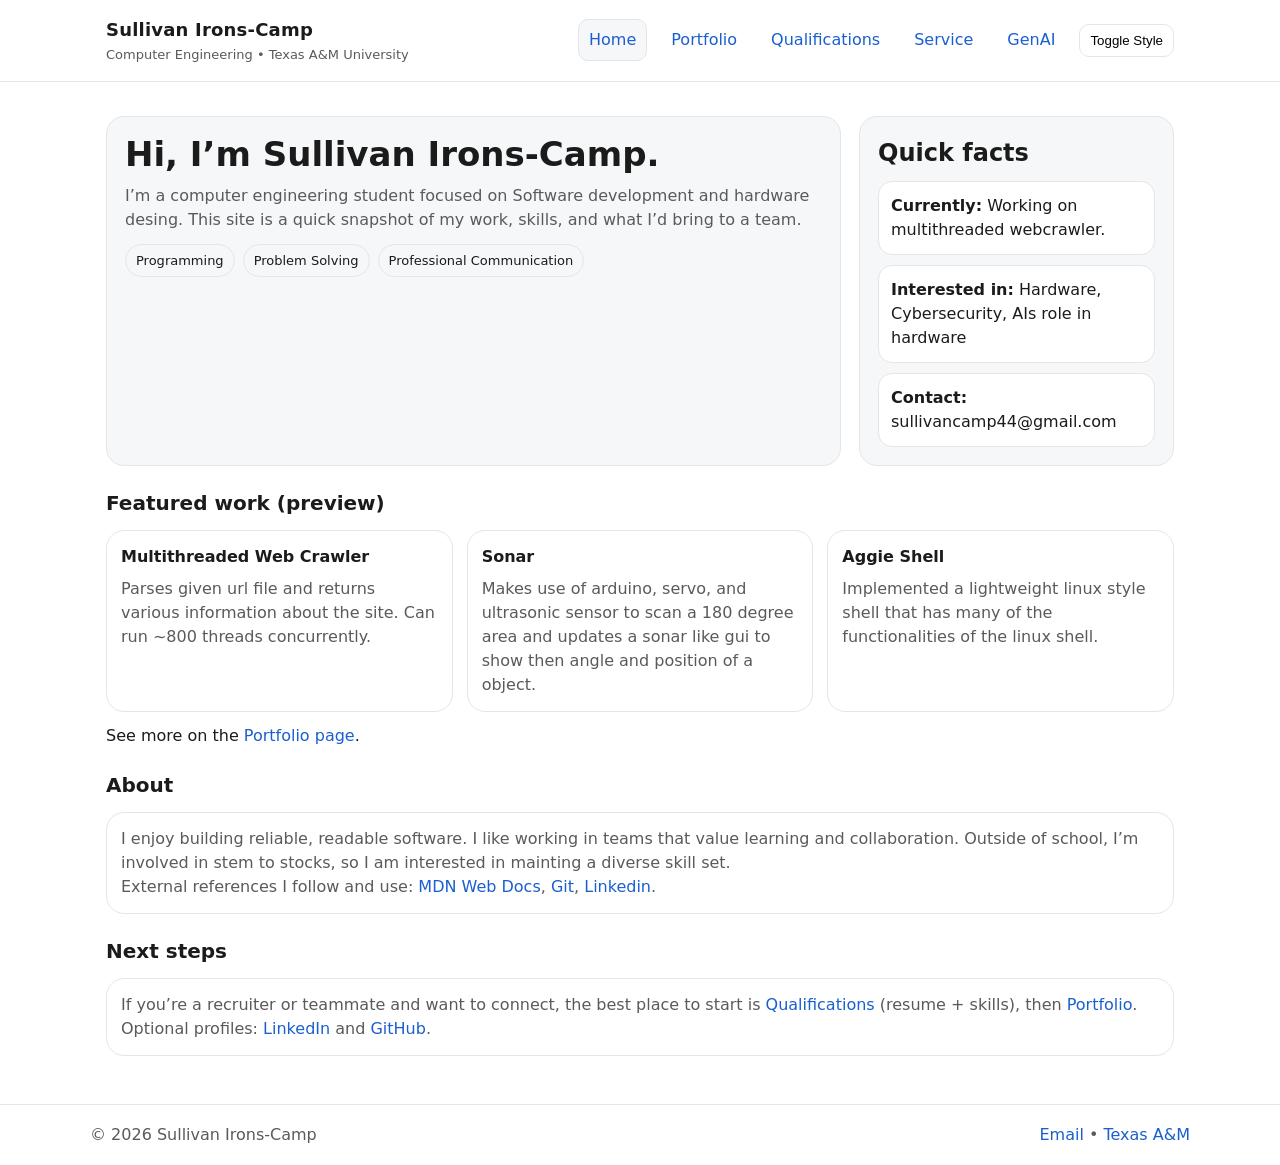
<file: index.html>
<!doctype html>
<html lang="en">
  <head>
    <meta charset="utf-8" />
    <meta name="viewport" content="width=device-width, initial-scale=1" />
    <title>Sullivan Irons-Camp | Professional Website</title>
    <link id="themeStylesheet" rel="stylesheet" href="StyleA.css" />
    <script src="ToggleStyle.js" defer></script>
    <link rel="preload" href="StyleA.css" as="style" />
    <link rel="preload" href="StyleB.css" as="style" />
  </head>

  <body>
    <a class="skip-link" href="#main">Skip to content</a>

    <header class="site-header">
      <div class="header-inner">
        <div class="brand">
          <div class="name">Sullivan Irons-Camp</div>
          <div class="tagline">Computer Engineering • Texas A&amp;M University</div>
        </div>

        <nav class="nav" aria-label="Primary">
          <a class="active" href="index.html">Home</a>
          <a href="portfolio.html">Portfolio</a>
          <a href="qualifications.html">Qualifications</a>
          <a href="service.html">Service</a>
          <a href="genai.html">GenAI</a>
          <button class="toggle-btn" id="styleToggleBtn" type="button" aria-label="Toggle site style">
            Toggle Style
          </button>
        </nav>
      </div>
    </header>

    <main id="main">
      <section class="hero">
        <div class="hero-card">
          <h1>Hi, I’m Sullivan Irons-Camp.</h1>
          <p>
            I’m a computer engineering student focused on Software development and hardware desing.
            This site is a quick snapshot of my work, skills, and what I’d bring to a team.
          </p>

          <div class="badges" aria-label="Highlights">
            <span class="badge">Programming</span>
            <span class="badge">Problem Solving</span>
            <span class="badge">Professional Communication</span>
          </div>
        </div>

        <div class="hero-card">
          <h2 style="margin: 0 0 10px;">Quick facts</h2>
          <ul class="quick-facts">
            <li><strong>Currently:</strong> Working on multithreaded webcrawler.</li>
            <li><strong>Interested in:</strong> Hardware, Cybersecurity, AIs role in hardware</li>
            <li><strong>Contact:</strong> sullivancamp44@gmail.com</li>
          </ul>
        </div>
      </section>

      <section class="section">
        <h2>Featured work (preview)</h2>
        <div class="grid">
          <article class="card">
            <h3>Multithreaded Web Crawler</h3>
            <p> Parses given url file and returns various information about the site. Can run ~800 threads concurrently.</p>
          </article>
          <article class="card">
            <h3>Sonar</h3>
            <p>Makes use of arduino, servo, and ultrasonic sensor to scan a 180 degree area and updates a sonar like gui to show then angle and position of a object.</p>
          </article>
          <article class="card">
            <h3>Aggie Shell</h3>
            <p>Implemented a lightweight linux style shell that has many of the functionalities of the linux shell.</p>
          </article>
        </div>
        <p style="margin: 0;">
          See more on the <a href="portfolio.html">Portfolio page</a>.
        </p>
      </section>

      <section class="section">
        <h2>About</h2>
        <div class="card">
          <p>
            I enjoy building reliable, readable software. I like working in teams that value
            learning and collaboration. Outside of school, I’m involved in stem to stocks, so I am interested in mainting a diverse skill set.
          </p>
          <p>
            External references I follow and use:
            <a href="https://developer.mozilla.org/" target="_blank" rel="noopener noreferrer">MDN Web Docs</a>,
            <a href="https://git-scm.com/" target="_blank" rel="noopener noreferrer">Git</a>,
            <a href="https://www.linkedin.com" target="_blank" rel="noopener noreferrer">Linkedin</a>.
          </p>
        </div>
      </section>

      <section class="section">
        <h2>Next steps</h2>
        <div class="card">
          <p>
            If you’re a recruiter or teammate and want to connect, the best place to start is
            <a href="qualifications.html">Qualifications</a> (resume + skills), then <a href="portfolio.html">Portfolio</a>.
          </p>
          <p>
            Optional profiles:
            <a href="https://www.linkedin.com/in/sullivan-irons-camp-0573192ab" target="_blank" rel="noopener noreferrer">LinkedIn</a> and
            <a href="https://github.com/SullivanCamp" target="_blank" rel="noopener noreferrer">GitHub</a>.
          </p>
        </div>
      </section>
    </main>

    <footer class="footer">
      <div class="footer-inner">
        <div>© <span id="year"></span> Sullivan Irons-Camp</div>
        <div>
          <a href="mailto:sullivancamp44@gmail.com">Email</a> •
          <a href="https://www.tamu.edu/" target="_blank" rel="noopener noreferrer">Texas A&amp;M</a>
        </div>
      </div>
      <script>
        document.getElementById("year").textContent = String(new Date().getFullYear());
      </script>
    </footer>
  </body>
</html>
</file>
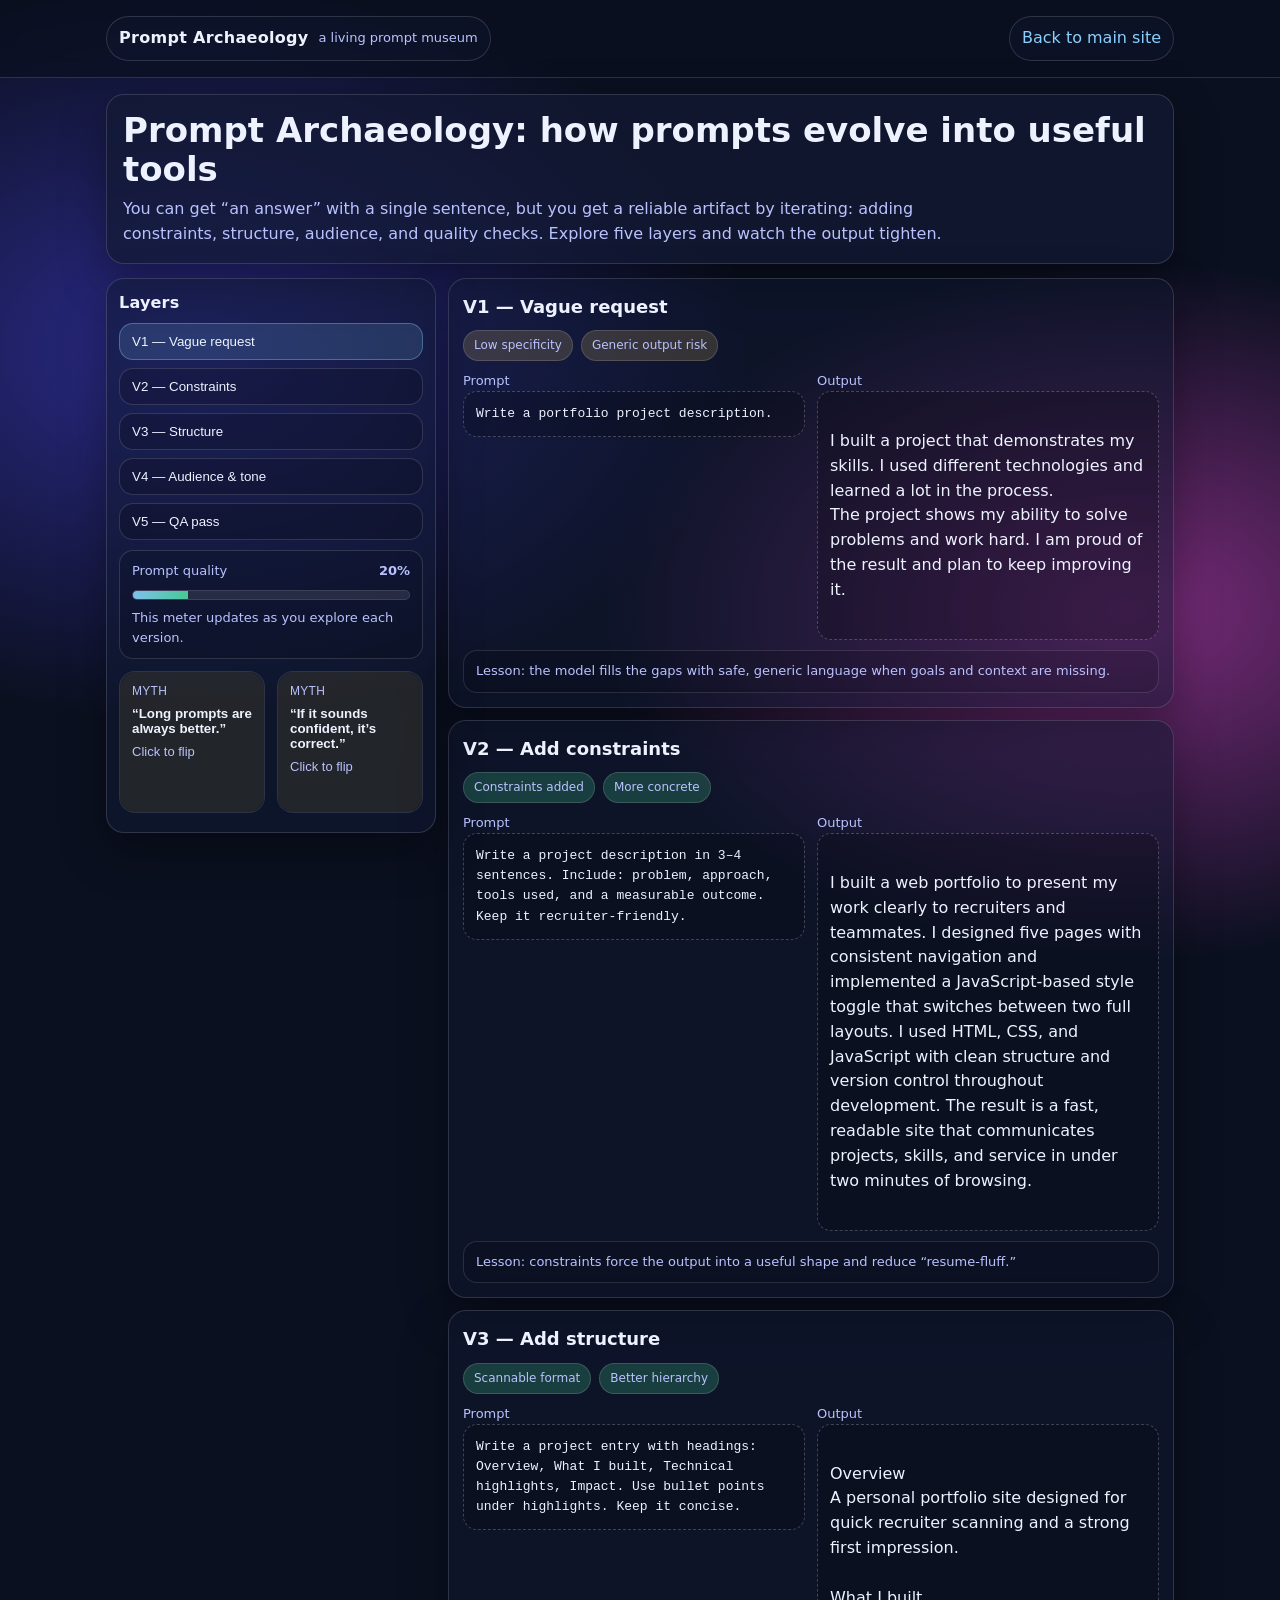
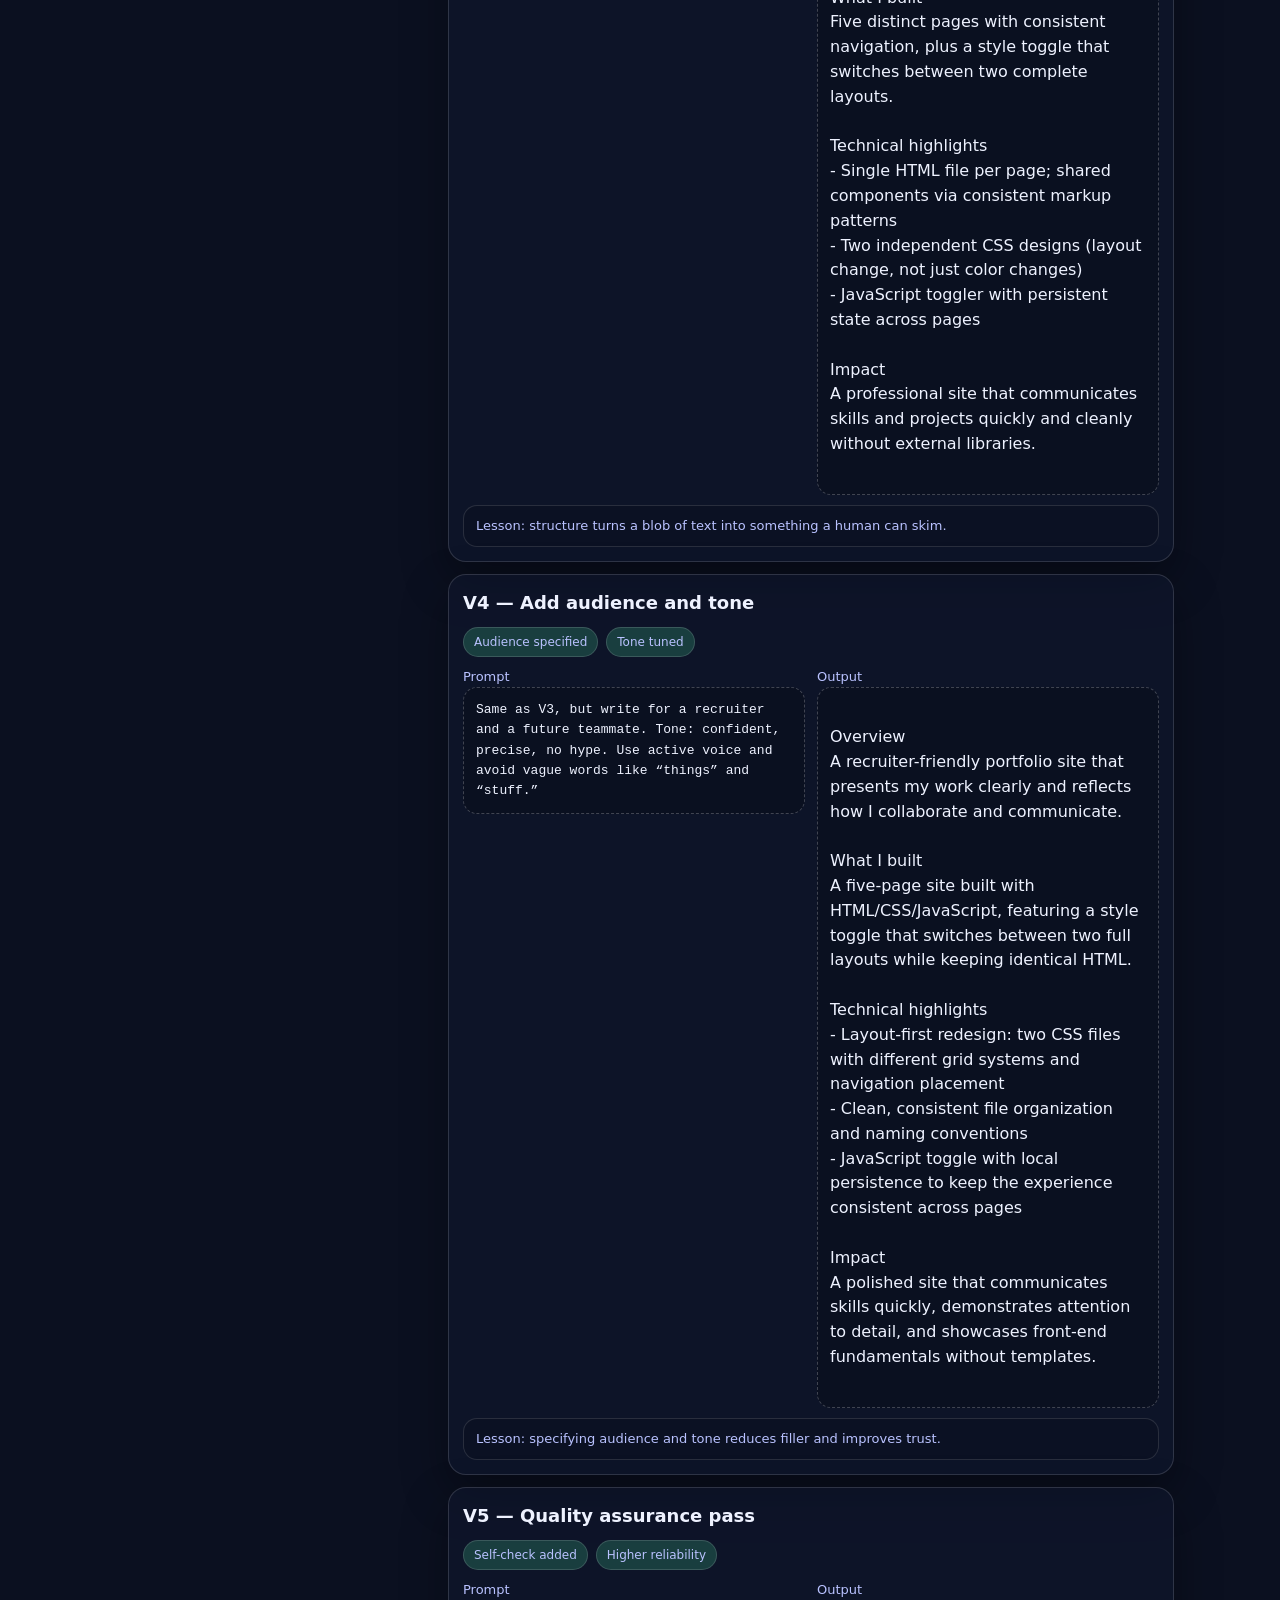
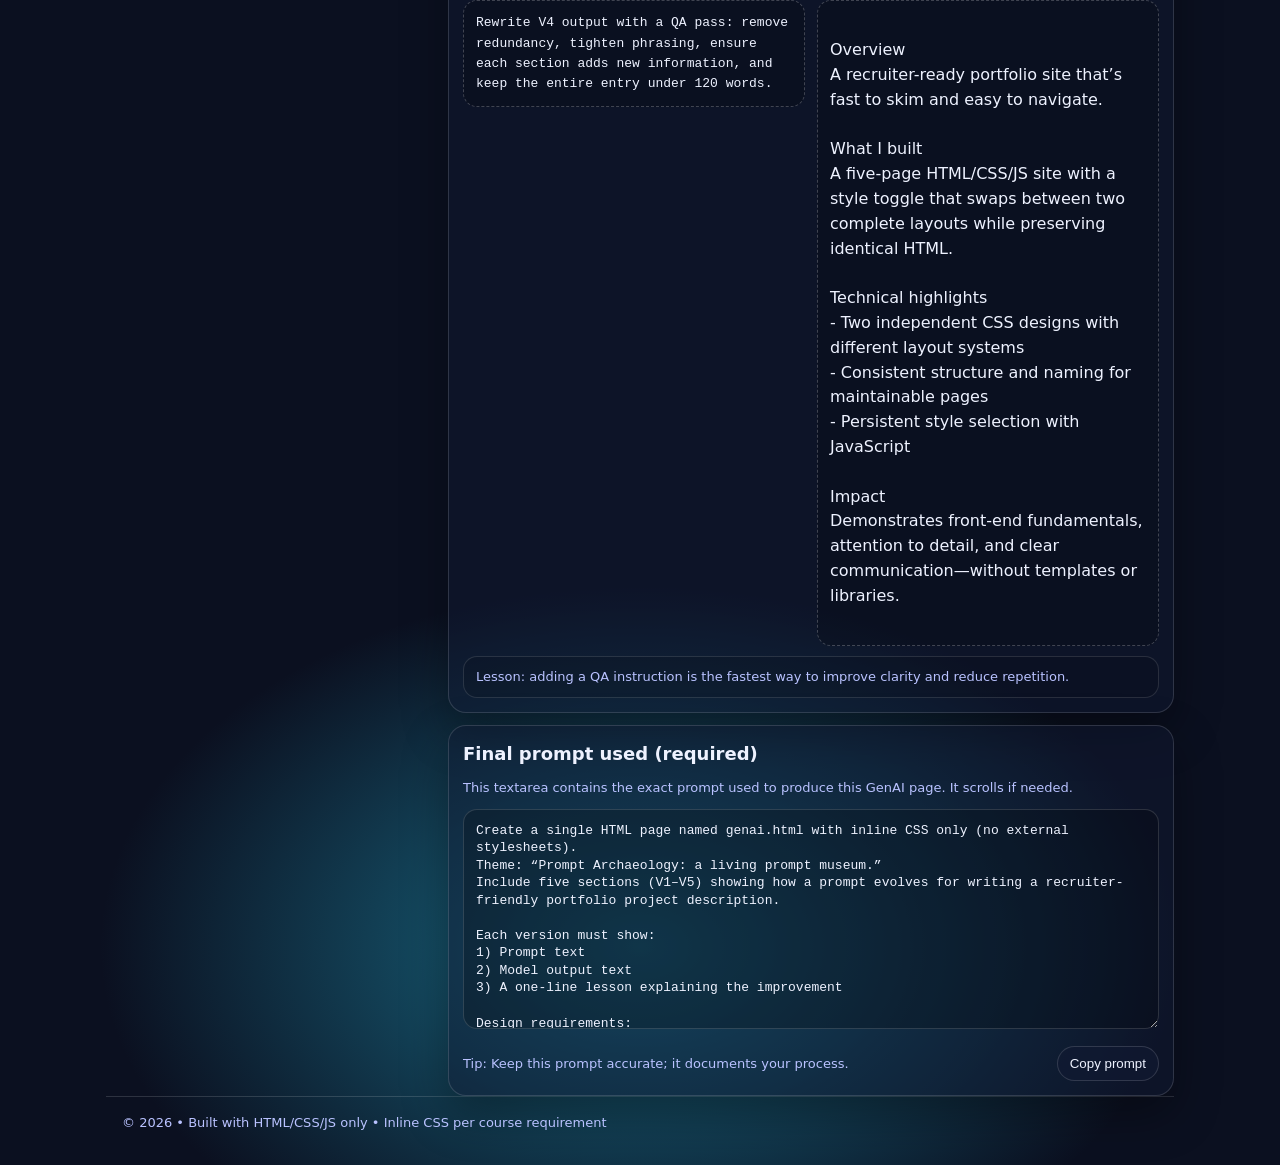
<file: genai.html>
<!doctype html>
<html lang="en">
  <head>
    <meta charset="utf-8" />
    <meta name="viewport" content="width=device-width, initial-scale=1" />
    <title>Prompt Archaeology | A Living Prompt Museum</title>

    <link rel="preload" href="StyleA.css" as="style" />
    <link rel="preload" href="StyleB.css" as="style" />


    <style>
      :root {
        --bg: #0b1020;
        --panel: rgba(18, 26, 51, 0.72);
        --panel2: rgba(18, 26, 51, 0.48);
        --text: #eef2ff;
        --muted: #b9c2ff;
        --border: rgba(255, 255, 255, 0.14);
        --link: #8ad0ff;
        --good: rgba(82, 255, 173, 0.18);
        --warn: rgba(255, 210, 98, 0.16);
        --shadow: 0 18px 45px rgba(0, 0, 0, 0.35);
        --r: 18px;
      }

      * { box-sizing: border-box; }

      body {
        margin: 0;
        font-family: system-ui, -apple-system, Segoe UI, Roboto, Arial, sans-serif;
        color: var(--text);
        background:
          radial-gradient(900px 600px at 15% 8%, #2b2a8a, transparent 62%),
          radial-gradient(900px 600px at 88% 14%, #7a2b7a, transparent 58%),
          radial-gradient(900px 600px at 50% 95%, #196c86, transparent 60%),
          var(--bg);
        line-height: 1.55;
      }

      a { color: var(--link); text-decoration: none; }
      a:hover { text-decoration: underline; }

      header {
        position: sticky;
        top: 0;
        z-index: 30;
        border-bottom: 1px solid var(--border);
        background: rgba(11, 16, 32, 0.62);
        backdrop-filter: blur(10px);
      }

      .wrap {
        max-width: 1100px;
        margin: 0 auto;
        padding: 16px;
      }

      .topbar {
        display: flex;
        gap: 12px;
        flex-wrap: wrap;
        align-items: center;
        justify-content: space-between;
      }

      .pill {
        display: inline-flex;
        align-items: center;
        gap: 10px;
        padding: 9px 12px;
        border-radius: 999px;
        border: 1px solid var(--border);
        background: rgba(18, 26, 51, 0.35);
      }

      .brand { font-weight: 850; letter-spacing: 0.3px; }
      .hint { color: var(--muted); font-size: 13px; }

      main { padding: 18px 0 48px; }

      .hero {
        border: 1px solid var(--border);
        border-radius: var(--r);
        background: var(--panel);
        box-shadow: var(--shadow);
        padding: 16px;
      }

      h1 {
        margin: 0 0 8px;
        font-size: 34px;
        line-height: 1.15;
      }

      .sub {
        margin: 0;
        color: var(--muted);
        max-width: 86ch;
      }

      .layout {
        margin-top: 14px;
        display: grid;
        grid-template-columns: 330px 1fr;
        gap: 12px;
        align-items: start;
      }

      .sidebar {
        position: sticky;
        top: 78px;
        border: 1px solid var(--border);
        border-radius: var(--r);
        background: rgba(18, 26, 51, 0.55);
        box-shadow: var(--shadow);
        padding: 12px;
      }

      .sidebar h2 {
        margin: 0 0 8px;
        font-size: 16px;
        letter-spacing: 0.2px;
      }

      .steps {
        list-style: none;
        padding: 0;
        margin: 0;
        display: grid;
        gap: 8px;
      }

      .step-btn {
        width: 100%;
        text-align: left;
        border: 1px solid var(--border);
        background: rgba(0,0,0,0.18);
        color: var(--text);
        padding: 10px 12px;
        border-radius: 14px;
        cursor: pointer;
      }

      .step-btn:hover { filter: brightness(1.08); }
      .step-btn.active {
        background: rgba(138, 208, 255, 0.14);
        border-color: rgba(138, 208, 255, 0.35);
      }

      .sidebar .meter {
        margin-top: 10px;
        padding: 10px 12px;
        border-radius: 14px;
        border: 1px solid var(--border);
        background: rgba(0,0,0,0.14);
      }

      .meter .label {
        display: flex;
        align-items: center;
        justify-content: space-between;
        gap: 10px;
        color: var(--muted);
        font-size: 13px;
        margin-bottom: 8px;
      }

      .bar {
        height: 10px;
        border-radius: 999px;
        background: rgba(255,255,255,0.10);
        overflow: hidden;
        border: 1px solid rgba(255,255,255,0.10);
      }

      .bar > div {
        height: 100%;
        width: 0%;
        background: linear-gradient(90deg, rgba(138, 208, 255, 0.9), rgba(82, 255, 173, 0.75));
        transition: width 250ms ease;
      }

      .small { color: var(--muted); font-size: 13px; }

      .content {
        display: grid;
        gap: 12px;
      }

      .card {
        border: 1px solid var(--border);
        border-radius: var(--r);
        background: var(--panel2);
        box-shadow: var(--shadow);
        padding: 14px;
      }

      .card h3 {
        margin: 0 0 10px;
        font-size: 18px;
      }

      .tagrow {
        display: flex;
        gap: 8px;
        flex-wrap: wrap;
        margin-bottom: 10px;
      }

      .tag {
        font-size: 12px;
        color: var(--muted);
        border: 1px solid var(--border);
        background: rgba(0,0,0,0.18);
        padding: 5px 10px;
        border-radius: 999px;
      }

      .tag.good { background: var(--good); }
      .tag.warn { background: var(--warn); }

      .mono {
        font-family: ui-monospace, SFMono-Regular, Menlo, Monaco, Consolas, "Liberation Mono", monospace;
        font-size: 13px;
      }

      .two {
        display: grid;
        grid-template-columns: 1fr 1fr;
        gap: 12px;
        align-items: start;
      }

      .box {
        border: 1px dashed rgba(255,255,255,0.22);
        background: rgba(0,0,0,0.18);
        border-radius: 14px;
        padding: 12px;
        white-space: pre-wrap;
      }

      .lesson {
        margin-top: 10px;
        padding: 10px 12px;
        border-radius: 14px;
        border: 1px solid rgba(255,255,255,0.12);
        background: rgba(0,0,0,0.12);
        color: var(--muted);
        font-size: 13px;
      }

      .myths {
        display: grid;
        grid-template-columns: 1fr 1fr;
        gap: 12px;
        margin-top: 12px;
      }

      .flip {
        perspective: 1000px;
      }

      .flip button {
        width: 100%;
        border: 1px solid var(--border);
        border-radius: 16px;
        background: rgba(0,0,0,0.16);
        color: var(--text);
        padding: 0;
        cursor: pointer;
        text-align: left;
      }

      .flip-inner {
        position: relative;
        min-height: 140px;
        transform-style: preserve-3d;
        transition: transform 350ms ease;
        border-radius: 16px;
      }

      .flip.is-flipped .flip-inner {
        transform: rotateY(180deg);
      }

      .face {
        position: absolute;
        inset: 0;
        backface-visibility: hidden;
        padding: 12px;
        border-radius: 16px;
        display: grid;
        gap: 8px;
        align-content: start;
      }

      .front {
        background: rgba(255, 210, 98, 0.10);
      }

      .back {
        background: rgba(82, 255, 173, 0.12);
        transform: rotateY(180deg);
      }

      .face .kicker {
        font-size: 12px;
        color: var(--muted);
        letter-spacing: 0.3px;
        text-transform: uppercase;
      }

      .face .title {
        font-weight: 800;
      }

      footer {
        margin-top: 16px;
        border-top: 1px solid var(--border);
        color: var(--muted);
      }

      textarea {
        width: 100%;
        border-radius: 14px;
        border: 1px solid var(--border);
        background: rgba(0, 0, 0, 0.22);
        color: var(--text);
        padding: 12px;
        outline: none;
        line-height: 1.35;
        min-height: 220px;
        resize: vertical;
        overflow: auto;
      }

      .actions {
        display: flex;
        gap: 8px;
        flex-wrap: wrap;
        align-items: center;
        justify-content: space-between;
        margin-top: 10px;
      }

      button.action {
        border: 1px solid var(--border);
        background: rgba(18, 26, 51, 0.6);
        color: var(--text);
        padding: 9px 12px;
        border-radius: 999px;
        cursor: pointer;
      }

      button.action:hover { filter: brightness(1.08); }

      @media (max-width: 950px) {
        .layout { grid-template-columns: 1fr; }
        .sidebar { position: static; top: auto; }
        .two { grid-template-columns: 1fr; }
        .myths { grid-template-columns: 1fr; }
      }
    </style>
  </head>

  <body>
    <header>
      <div class="wrap">
        <div class="topbar">
          <div class="pill">
            <span class="brand">Prompt Archaeology</span>
            <span class="hint">a living prompt museum</span>
          </div>
          <div class="pill">
            <a href="index.html">Back to main site</a>
          </div>
        </div>
      </div>
    </header>

    <main class="wrap">
      <section class="hero">
        <h1>Prompt Archaeology: how prompts evolve into useful tools</h1>
        <p class="sub">
          You can get “an answer” with a single sentence, but you get a reliable artifact by iterating:
          adding constraints, structure, audience, and quality checks. Explore five layers and watch the output tighten.
        </p>
      </section>

      <section class="layout">
        <aside class="sidebar" aria-label="Prompt layers navigation">
          <h2>Layers</h2>
          <ol class="steps">
            <li><button class="step-btn active" data-target="v1">V1 — Vague request</button></li>
            <li><button class="step-btn" data-target="v2">V2 — Constraints</button></li>
            <li><button class="step-btn" data-target="v3">V3 — Structure</button></li>
            <li><button class="step-btn" data-target="v4">V4 — Audience & tone</button></li>
            <li><button class="step-btn" data-target="v5">V5 — QA pass</button></li>
          </ol>

          <div class="meter" aria-label="Prompt quality meter">
            <div class="label">
              <span>Prompt quality</span>
              <strong id="meterPct">20%</strong>
            </div>
            <div class="bar" role="img" aria-label="Quality progress bar">
              <div id="meterFill"></div>
            </div>
            <div class="small" style="margin-top: 8px;">
              This meter updates as you explore each version.
            </div>
          </div>

          <div class="myths" aria-label="Myth vs fact flip cards">
            <div class="flip" tabindex="0">
              <button type="button" aria-label="Flip card: Myth vs Fact 1">
                <div class="flip-inner">
                  <div class="face front">
                    <div class="kicker">Myth</div>
                    <div class="title">“Long prompts are always better.”</div>
                    <div class="small">Click to flip</div>
                  </div>
                  <div class="face back">
                    <div class="kicker">Fact</div>
                    <div class="title">Clarity beats length.</div>
                    <div class="small">Short + specific often outperforms long + messy.</div>
                  </div>
                </div>
              </button>
            </div>

            <div class="flip" tabindex="0">
              <button type="button" aria-label="Flip card: Myth vs Fact 2">
                <div class="flip-inner">
                  <div class="face front">
                    <div class="kicker">Myth</div>
                    <div class="title">“If it sounds confident, it’s correct.”</div>
                    <div class="small">Click to flip</div>
                  </div>
                  <div class="face back">
                    <div class="kicker">Fact</div>
                    <div class="title">Verify critical details.</div>
                    <div class="small">Treat outputs as drafts—check sources, numbers, and constraints.</div>
                  </div>
                </div>
              </button>
            </div>
          </div>
        </aside>

        <div class="content">
          <article class="card" id="v1">
            <h3>V1 — Vague request</h3>
            <div class="tagrow">
              <span class="tag warn">Low specificity</span>
              <span class="tag warn">Generic output risk</span>
            </div>

            <div class="two">
              <div>
                <div class="small">Prompt</div>
                <div class="box mono">Write a portfolio project description.</div>
              </div>
              <div>
                <div class="small">Output</div>
                <div class="box">
I built a project that demonstrates my skills. I used different technologies and learned a lot in the process.
The project shows my ability to solve problems and work hard. I am proud of the result and plan to keep improving it.
                </div>
              </div>
            </div>

            <div class="lesson">
              Lesson: the model fills the gaps with safe, generic language when goals and context are missing.
            </div>
          </article>

          <article class="card" id="v2">
            <h3>V2 — Add constraints</h3>
            <div class="tagrow">
              <span class="tag good">Constraints added</span>
              <span class="tag good">More concrete</span>
            </div>

            <div class="two">
              <div>
                <div class="small">Prompt</div>
                <div class="box mono">Write a project description in 3–4 sentences. Include: problem, approach, tools used, and a measurable outcome. Keep it recruiter-friendly.</div>
              </div>
              <div>
                <div class="small">Output</div>
                <div class="box">
I built a web portfolio to present my work clearly to recruiters and teammates. I designed five pages with consistent navigation and implemented a JavaScript-based style toggle that switches between two full layouts. I used HTML, CSS, and JavaScript with clean structure and version control throughout development. The result is a fast, readable site that communicates projects, skills, and service in under two minutes of browsing.
                </div>
              </div>
            </div>

            <div class="lesson">
              Lesson: constraints force the output into a useful shape and reduce “resume-fluff.”
            </div>
          </article>

          <article class="card" id="v3">
            <h3>V3 — Add structure</h3>
            <div class="tagrow">
              <span class="tag good">Scannable format</span>
              <span class="tag good">Better hierarchy</span>
            </div>

            <div class="two">
              <div>
                <div class="small">Prompt</div>
                <div class="box mono">Write a project entry with headings: Overview, What I built, Technical highlights, Impact. Use bullet points under highlights. Keep it concise.</div>
              </div>
              <div>
                <div class="small">Output</div>
                <div class="box">
Overview
A personal portfolio site designed for quick recruiter scanning and a strong first impression.

What I built
Five distinct pages with consistent navigation, plus a style toggle that switches between two complete layouts.

Technical highlights
- Single HTML file per page; shared components via consistent markup patterns
- Two independent CSS designs (layout change, not just color changes)
- JavaScript toggler with persistent state across pages

Impact
A professional site that communicates skills and projects quickly and cleanly without external libraries.
                </div>
              </div>
            </div>

            <div class="lesson">
              Lesson: structure turns a blob of text into something a human can skim.
            </div>
          </article>

          <article class="card" id="v4">
            <h3>V4 — Add audience and tone</h3>
            <div class="tagrow">
              <span class="tag good">Audience specified</span>
              <span class="tag good">Tone tuned</span>
            </div>

            <div class="two">
              <div>
                <div class="small">Prompt</div>
                <div class="box mono">Same as V3, but write for a recruiter and a future teammate. Tone: confident, precise, no hype. Use active voice and avoid vague words like “things” and “stuff.”</div>
              </div>
              <div>
                <div class="small">Output</div>
                <div class="box">
Overview
A recruiter-friendly portfolio site that presents my work clearly and reflects how I collaborate and communicate.

What I built
A five-page site built with HTML/CSS/JavaScript, featuring a style toggle that switches between two full layouts while keeping identical HTML.

Technical highlights
- Layout-first redesign: two CSS files with different grid systems and navigation placement
- Clean, consistent file organization and naming conventions
- JavaScript toggle with local persistence to keep the experience consistent across pages

Impact
A polished site that communicates skills quickly, demonstrates attention to detail, and showcases front-end fundamentals without templates.
                </div>
              </div>
            </div>

            <div class="lesson">
              Lesson: specifying audience and tone reduces filler and improves trust.
            </div>
          </article>

          <article class="card" id="v5">
            <h3>V5 — Quality assurance pass</h3>
            <div class="tagrow">
              <span class="tag good">Self-check added</span>
              <span class="tag good">Higher reliability</span>
            </div>

            <div class="two">
              <div>
                <div class="small">Prompt</div>
                <div class="box mono">Rewrite V4 output with a QA pass: remove redundancy, tighten phrasing, ensure each section adds new information, and keep the entire entry under 120 words.</div>
              </div>
              <div>
                <div class="small">Output</div>
                <div class="box">
Overview
A recruiter-ready portfolio site that’s fast to skim and easy to navigate.

What I built
A five-page HTML/CSS/JS site with a style toggle that swaps between two complete layouts while preserving identical HTML.

Technical highlights
- Two independent CSS designs with different layout systems
- Consistent structure and naming for maintainable pages
- Persistent style selection with JavaScript

Impact
Demonstrates front-end fundamentals, attention to detail, and clear communication—without templates or libraries.
                </div>
              </div>
            </div>

            <div class="lesson">
              Lesson: adding a QA instruction is the fastest way to improve clarity and reduce repetition.
            </div>
          </article>

          <article class="card" id="final-prompt">
            <h3>Final prompt used (required)</h3>
            <p class="small" style="margin: 0 0 10px;">
              This textarea contains the exact prompt used to produce this GenAI page. It scrolls if needed.
            </p>

            <textarea aria-label="Final prompt used for this GenAI page" class="mono">
Create a single HTML page named genai.html with inline CSS only (no external stylesheets).
Theme: “Prompt Archaeology: a living prompt museum.”
Include five sections (V1–V5) showing how a prompt evolves for writing a recruiter-friendly portfolio project description.

Each version must show:
1) Prompt text
2) Model output text
3) A one-line lesson explaining the improvement

Design requirements:
- Visually engaging dark theme with card layout
- Sticky header and a sidebar navigation that smooth-scrolls to each version
- A “Prompt quality” progress bar that updates as the user selects versions
- Add two “Myth vs Fact” flip cards
- Use only vanilla HTML/CSS/JS (no libraries)

Include a final required text area containing the prompt above and a “Copy prompt” button.
Make everything fully functional with no placeholders.
            </textarea>

            <div class="actions">
              <div class="small">Tip: Keep this prompt accurate; it documents your process.</div>
              <button class="action" type="button" id="copyPrompt">Copy prompt</button>
            </div>
          </article>
        </div>
      </section>

      <footer class="wrap footer">
        <div class="small">
          © <span id="year"></span> • Built with HTML/CSS/JS only • Inline CSS per course requirement
        </div>
      </footer>
    </main>

    <script>
      const steps = Array.from(document.querySelectorAll(".step-btn"));
      const meterFill = document.getElementById("meterFill");
      const meterPct = document.getElementById("meterPct");

      const quality = {
        v1: 20,
        v2: 40,
        v3: 60,
        v4: 80,
        v5: 100,
      };

      function setActive(targetId) {
        steps.forEach((b) => b.classList.toggle("active", b.dataset.target === targetId));
        const pct = quality[targetId] ?? 20;
        meterFill.style.width = pct + "%";
        meterPct.textContent = pct + "%";
      }

      steps.forEach((btn) => {
        btn.addEventListener("click", () => {
          const id = btn.getAttribute("data-target");
          const target = document.getElementById(id);
          if (target) target.scrollIntoView({ behavior: "smooth", block: "start" });
          setActive(id);
        });
      });

      // Flip cards
      const flips = Array.from(document.querySelectorAll(".flip"));
      flips.forEach((f) => {
        const button = f.querySelector("button");
        button.addEventListener("click", () => f.classList.toggle("is-flipped"));
        f.addEventListener("keydown", (e) => {
          if (e.key === "Enter" || e.key === " ") {
            e.preventDefault();
            f.classList.toggle("is-flipped");
          }
        });
      });

      // Copy prompt
      const copyBtn = document.getElementById("copyPrompt");
      const promptBox = document.querySelector("textarea[aria-label='Final prompt used for this GenAI page']");
      copyBtn.addEventListener("click", async () => {
        try {
          await navigator.clipboard.writeText(promptBox.value);
          copyBtn.textContent = "Copied!";
          setTimeout(() => (copyBtn.textContent = "Copy prompt"), 1200);
        } catch (e) {
          copyBtn.textContent = "Copy failed";
          setTimeout(() => (copyBtn.textContent = "Copy prompt"), 1200);
        }
      });

      // Initialize
      setActive("v1");
      document.getElementById("year").textContent = String(new Date().getFullYear());
    </script>
  </body>
</html>
</file>
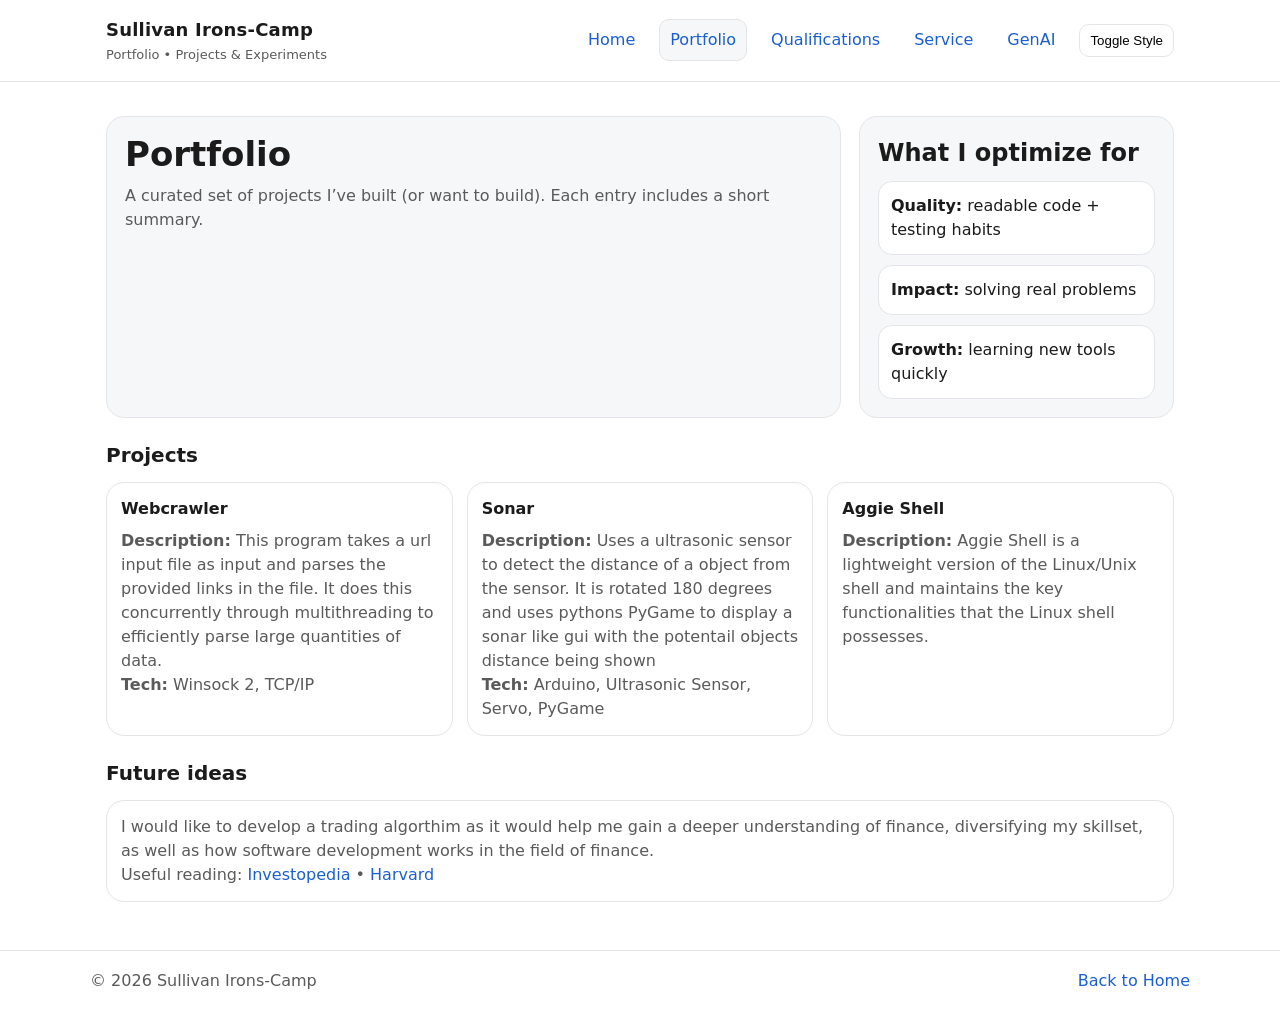
<file: portfolio.html>
<!doctype html>
<html lang="en">
  <head>
    <meta charset="utf-8" />
    <meta name="viewport" content="width=device-width, initial-scale=1" />
    <title>Sullivan Irons-Camp | Portfolio</title>
    <link id="themeStylesheet" rel="stylesheet" href="StyleA.css" />
    <script src="ToggleStyle.js" defer></script>
    <link rel="preload" href="StyleA.css" as="style" />
    <link rel="preload" href="StyleB.css" as="style" />
  </head>

  <body>
    <a class="skip-link" href="#main">Skip to content</a>

    <header class="site-header">
      <div class="header-inner">
        <div class="brand">
          <div class="name">Sullivan Irons-Camp</div>
          <div class="tagline">Portfolio • Projects &amp; Experiments</div>
        </div>

        <nav class="nav" aria-label="Primary">
          <a href="index.html">Home</a>
          <a class="active" href="portfolio.html">Portfolio</a>
          <a href="qualifications.html">Qualifications</a>
          <a href="service.html">Service</a>
          <a href="genai.html">GenAI</a>
          <button class="toggle-btn" id="styleToggleBtn" type="button">Toggle Style</button>
        </nav>
      </div>
    </header>

    <main id="main">
      <section class="hero">
        <div class="hero-card">
          <h1>Portfolio</h1>
          <p>
            A curated set of projects I’ve built (or want to build). Each entry includes a short summary.
          </p>
        </div>
        <div class="hero-card">
          <h2 style="margin: 0 0 10px;">What I optimize for</h2>
          <ul class="quick-facts">
            <li><strong>Quality:</strong> readable code + testing habits</li>
            <li><strong>Impact:</strong> solving real problems</li>
            <li><strong>Growth:</strong> learning new tools quickly</li>
          </ul>
        </div>
      </section>

      <section class="section">
        <h2>Projects</h2>

        <div class="grid">
          <article class="card">
            <h3>Webcrawler</h3>
            <p><strong>Description:</strong> This program takes a url input file as input and parses the provided links in the file. It does this concurrently through multithreading to efficiently parse large quantities of data.</p>
            <p><strong>Tech:</strong> Winsock 2, TCP/IP</p>
          </article>

          <article class="card">
            <h3>Sonar</h3>
            <p><strong>Description:</strong> Uses a ultrasonic sensor to detect the distance of a object from the sensor. It is rotated 180 degrees and uses pythons PyGame to display a sonar like gui with the potentail objects distance being shown</p>
            <p><strong>Tech:</strong> Arduino, Ultrasonic Sensor, Servo, PyGame</p>
          </article>

          <article class="card">
            <h3>Aggie Shell</h3>
            <p><strong>Description:</strong> Aggie Shell is a lightweight version of the Linux/Unix shell and maintains the key functionalities that the Linux shell possesses.</p>

          </article>
        </div>
      </section>

      <section class="section">
        <h2>Future ideas</h2>
        <div class="card">
          <p>
            I would like to develop a trading algorthim as it would help me gain a deeper understanding of finance, diversifying my skillset, as well as how software development works in the field of finance.
          </p>
          <p>
            Useful reading:
            <a href="https://www.investopedia.com/articles/active-trading/101014/basics-algorithmic-trading-concepts-and-examples.asp" target="_blank" rel="noopener noreferrer">Investopedia</a> •
            <a href="https://pll.harvard.edu/subject/finance" target="_blank" rel="noopener noreferrer">Harvard</a>
          </p>
        </div>
      </section>
    </main>

    <footer class="footer">
      <div class="footer-inner">
        <div>© <span id="year"></span> Sullivan Irons-Camp</div>
        <div><a href="index.html">Back to Home</a></div>
      </div>
      <script>
        document.getElementById("year").textContent = String(new Date().getFullYear());
      </script>
    </footer>
  </body>
</html>
</file>
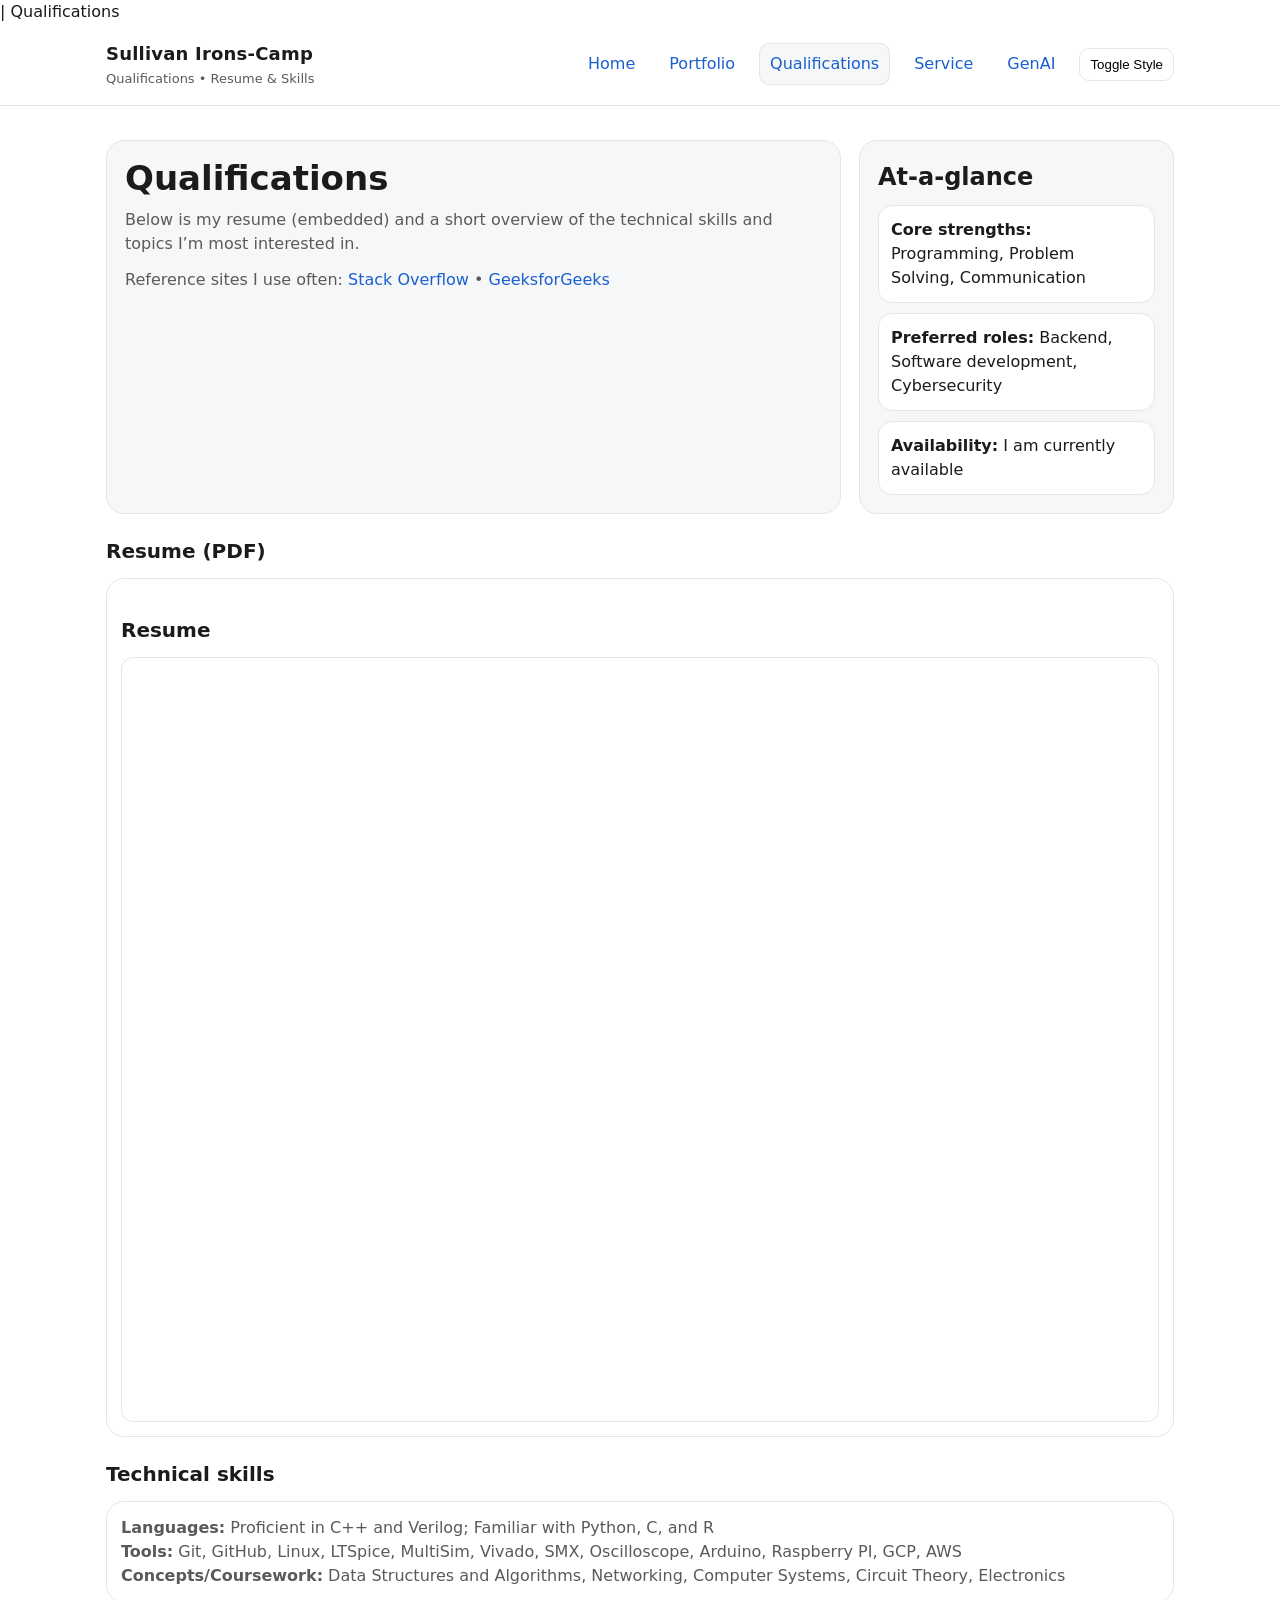
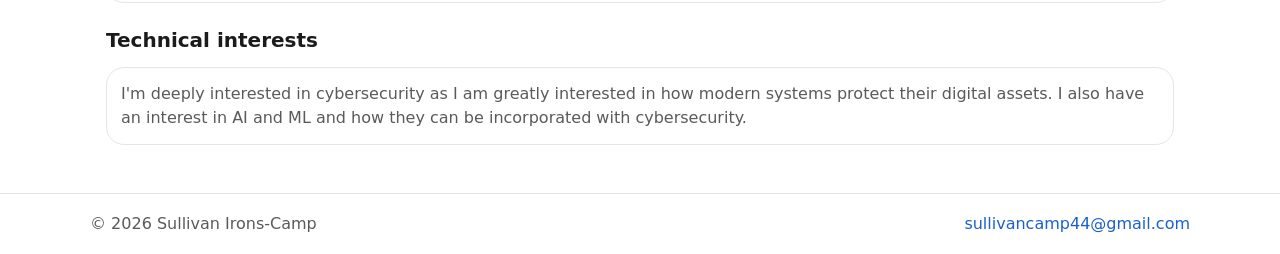
<file: qualifications.html>
<!doctype html>
<html lang="en">
  <head>
    <meta charset="utf-8" />
    <meta name="viewport" content="width=device-width, initial-scale=1" />
    <title>Sullivan Irons-Camp</title> | Qualifications</title>
    <link id="themeStylesheet" rel="stylesheet" href="StyleA.css" />
    <script src="ToggleStyle.js" defer></script>
    <link rel="preload" href="StyleA.css" as="style" />
    <link rel="preload" href="StyleB.css" as="style" />
  </head>

  <body>
    <a class="skip-link" href="#main">Skip to content</a>

    <header class="site-header">
      <div class="header-inner">
        <div class="brand">
          <div class="name">Sullivan Irons-Camp</div>
          <div class="tagline">Qualifications • Resume &amp; Skills</div>
        </div>

        <nav class="nav" aria-label="Primary">
          <a href="index.html">Home</a>
          <a href="portfolio.html">Portfolio</a>
          <a class="active" href="qualifications.html">Qualifications</a>
          <a href="service.html">Service</a>
          <a href="genai.html">GenAI</a>
          <button class="toggle-btn" id="styleToggleBtn" type="button">Toggle Style</button>
        </nav>
      </div>
    </header>

    <main id="main">
      <section class="hero">
        <div class="hero-card">
          <h1>Qualifications</h1>
          <p>
            Below is my resume (embedded) and a short overview of the technical skills and topics I’m most interested in.
          </p>
          <p>
            Reference sites I use often:
            <a href="https://stackoverflow.com/" target="_blank" rel="noopener noreferrer">Stack Overflow</a> •
            <a href="https://www.geeksforgeeks.org/" target="_blank" rel="noopener noreferrer">GeeksforGeeks</a>
          </p>
        </div>

        <div class="hero-card">
          <h2 style="margin: 0 0 10px;">At-a-glance</h2>
          <ul class="quick-facts">
            <li><strong>Core strengths:</strong> Programming, Problem Solving, Communication</li>
            <li><strong>Preferred roles:</strong> Backend, Software development, Cybersecurity</li>
            <li><strong>Availability:</strong> I am currently available</li>
          </ul>
        </div>
      </section>

      <section class="section">
        <h2>Resume (PDF)</h2>
        <div class="card">

          <!-- !!!!!!!!!!!!!!!!Fix Resume!!!!!!!!!!!!!! -->
          <section class="section">
  <h2>Resume</h2>
 <div class="resume-frame resume-frame--large">
  <iframe
    src="https://drive.google.com/file/d/1LR0KyY6rVsx5F1CaBl9cV2aM0hpGAEHQ/preview"
    title="Resume PDF"
    frameborder="0"
  ></iframe>
</div>

</section>
        </div>
      </section>

      <section class="section">
        <h2>Technical skills</h2>
        <div class="card">
          <p><strong>Languages:</strong> Proficient in C++ and Verilog; Familiar with Python, C, and R</p>
          <p><strong>Tools:</strong> Git, GitHub, Linux, LTSpice, MultiSim, Vivado, SMX, Oscilloscope, Arduino, Raspberry PI, GCP, AWS</p>
          <p><strong>Concepts/Coursework:</strong> Data Structures and Algorithms, Networking, Computer Systems, Circuit Theory, Electronics</p>
        </div>
      </section>

      <section class="section">
        <h2>Technical interests</h2>
        <div class="card">
          <p>
            I'm deeply interested in cybersecurity as I am greatly interested in how modern systems protect their digital assets. I also have an interest in AI and ML and how they can be incorporated with cybersecurity.
          </p>

        </div>
      </section>
    </main>

    <footer class="footer">
      <div class="footer-inner">
        <div>© <span id="year"></span> Sullivan Irons-Camp</div>
        <div><a href="mailto:[your-email]">sullivancamp44@gmail.com</a></div>
      </div>
      <script>
        document.getElementById("year").textContent = String(new Date().getFullYear());
      </script>
    </footer>
  </body>
</html>
</file>
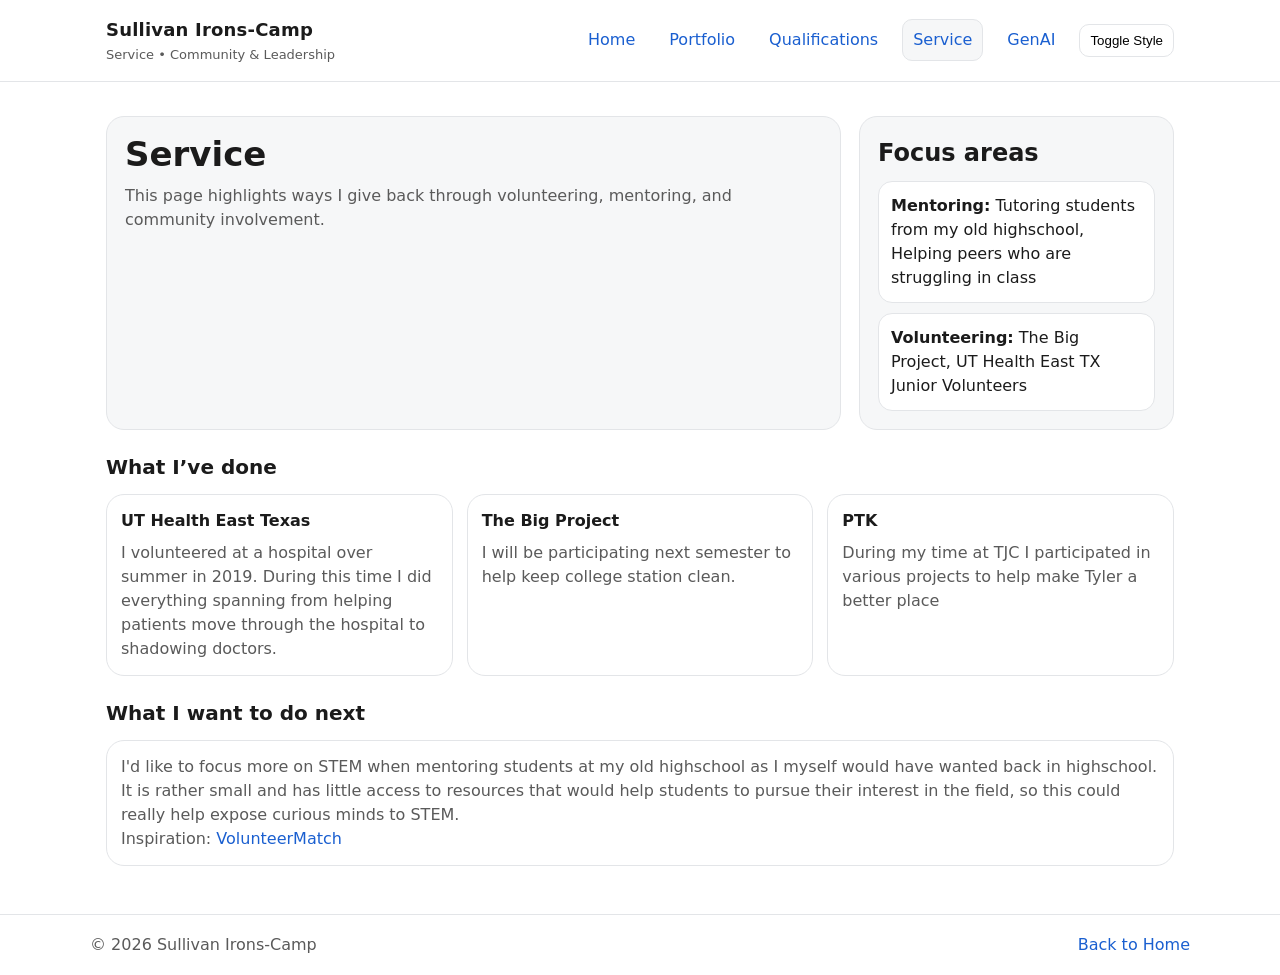
<file: service.html>
<!doctype html>
<html lang="en">
  <head>
    <meta charset="utf-8" />
    <meta name="viewport" content="width=device-width, initial-scale=1" />
    <title>Sullivan Irons-Camp | Service</title>
    <link id="themeStylesheet" rel="stylesheet" href="StyleA.css" />
    <script src="ToggleStyle.js" defer></script>
    <link rel="preload" href="StyleA.css" as="style" />
    <link rel="preload" href="StyleB.css" as="style" />
  </head>

  <body>
    <a class="skip-link" href="#main">Skip to content</a>

    <header class="site-header">
      <div class="header-inner">
        <div class="brand">
          <div class="name">Sullivan Irons-Camp</div>
          <div class="tagline">Service • Community &amp; Leadership</div>
        </div>

        <nav class="nav" aria-label="Primary">
          <a href="index.html">Home</a>
          <a href="portfolio.html">Portfolio</a>
          <a href="qualifications.html">Qualifications</a>
          <a class="active" href="service.html">Service</a>
          <a href="genai.html">GenAI</a>
          <button class="toggle-btn" id="styleToggleBtn" type="button">Toggle Style</button>
        </nav>
      </div>
    </header>

    <main id="main">
      <section class="hero">
        <div class="hero-card">
          <h1>Service</h1>
          <p>
            This page highlights ways I give back through volunteering, mentoring, and community involvement.
          </p>
        </div>
        <div class="hero-card">
          <h2 style="margin: 0 0 10px;">Focus areas</h2>
          <ul class="quick-facts">
            <li><strong>Mentoring:</strong> Tutoring students from my old highschool, Helping peers who are struggling in class</li>
            <li><strong>Volunteering:</strong> The Big Project, UT Health East TX Junior Volunteers</li>
          </ul>
        </div>
      </section>

      <section class="section">
        <h2>What I’ve done</h2>
        <div class="grid">
          <article class="card">
            <h3>UT Health East Texas</h3>
            <p>I volunteered at a hospital over summer in 2019. During this time I did everything spanning from helping patients move through the hospital to shadowing doctors.</p>
          </article>

          <article class="card">
            <h3>The Big Project</h3>
            <p>I will be participating next semester to help keep college station clean.</p>
          </article>

          <article class="card">
            <h3>PTK</h3>
            <p>During my time at TJC I participated in various projects to help make Tyler a better place</p>
          </article>
        </div>
      </section>

      <section class="section">
        <h2>What I want to do next</h2>
        <div class="card">
          <p>
            I'd like to focus more on STEM when mentoring students at my old highschool as I myself would have wanted back in highschool. It is rather small and has little access to resources that would help students to pursue their interest in the field, so this could really help expose curious minds to STEM.
          </p>
          <p>
            Inspiration:
            <a href="https://www.volunteermatch.org/" target="_blank" rel="noopener noreferrer">VolunteerMatch</a>
          </p>
        </div>
      </section>
    </main>

    <footer class="footer">
      <div class="footer-inner">
        <div>© <span id="year"></span> Sullivan Irons-Camp</div>
        <div><a href="index.html">Back to Home</a></div>
      </div>
      <script>
        document.getElementById("year").textContent = String(new Date().getFullYear());
      </script>
    </footer>
  </body>
</html>
</file>
<file: StyleA.css>
/* css/styleA.css */
:root {
  --bg: #ffffff;
  --text: #1b1b1b;
  --muted: #5a5a5a;
  --card: #f6f7f8;
  --border: #e3e5e8;
  --link: #1a5fd0;
  --shadow: 0 8px 24px rgba(0, 0, 0, 0.08);
}

* {
  box-sizing: border-box;
}

html,
body {
  height: 100%;
}

body {
  margin: 0;
  font-family: system-ui, -apple-system, Segoe UI, Roboto, Arial, sans-serif;
  background: var(--bg);
  color: var(--text);
  line-height: 1.5;
}
.resume-frame {
  width: 100%;
  border: 1px solid var(--border);
  border-radius: 12px;
  overflow: hidden;
}

.resume-frame iframe {
  width: 100%;
  height: 100%;
  border: 0;
}

.resume-frame--large {
  height: 85vh;
  min-height: 750px; 
}


a {
  color: var(--link);
  text-decoration: none;
}

a:hover {
  text-decoration: underline;
}

.skip-link {
  position: absolute;
  left: -9999px;
  top: 0;
  background: #000;
  color: #fff;
  padding: 8px 10px;
  z-index: 999;
}

.skip-link:focus {
  left: 10px;
  top: 10px;
}

.site-header {
  border-bottom: 1px solid var(--border);
  background: #fff;
}

.header-inner {
  max-width: 1100px;
  margin: 0 auto;
  padding: 16px;
  display: flex;
  gap: 12px;
  align-items: center;
  justify-content: space-between;
}

.brand {
  display: flex;
  flex-direction: column;
  gap: 2px;
}

.brand .name {
  font-weight: 800;
  font-size: 18px;
  letter-spacing: 0.2px;
}

.brand .tagline {
  font-size: 13px;
  color: var(--muted);
}

.nav {
  display: flex;
  gap: 14px;
  flex-wrap: wrap;
  align-items: center;
  justify-content: flex-end;
}

.nav a {
  padding: 8px 10px;
  border-radius: 10px;
}

.nav a.active {
  background: var(--card);
  border: 1px solid var(--border);
}

.toggle-btn {
  border: 1px solid var(--border);
  background: #fff;
  border-radius: 10px;
  padding: 8px 10px;
  cursor: pointer;
}

.toggle-btn:hover {
  box-shadow: var(--shadow);
}

main {
  max-width: 1100px;
  margin: 0 auto;
  padding: 24px 16px 48px;
}

.hero {
  display: grid;
  grid-template-columns: 1.4fr 0.6fr;
  gap: 18px;
  align-items: stretch;
  margin-top: 10px;
}

.hero-card {
  background: var(--card);
  border: 1px solid var(--border);
  border-radius: 18px;
  padding: 18px;
}

.hero h1 {
  margin: 0 0 10px;
  font-size: 34px;
  line-height: 1.15;
}

.hero p {
  margin: 0 0 12px;
  color: var(--muted);
}

.quick-facts {
  list-style: none;
  padding: 0;
  margin: 10px 0 0;
  display: grid;
  gap: 10px;
}

.quick-facts li {
  border: 1px solid var(--border);
  background: #fff;
  border-radius: 14px;
  padding: 12px;
}

.section {
  margin-top: 22px;
  display: grid;
  gap: 12px;
}

.section h2 {
  margin: 0;
  font-size: 20px;
}

.grid {
  display: grid;
  grid-template-columns: repeat(3, 1fr);
  gap: 14px;
}

.card {
  background: #fff;
  border: 1px solid var(--border);
  border-radius: 18px;
  padding: 14px;
}

.card h3 {
  margin: 0 0 8px;
  font-size: 16px;
}

.card p {
  margin: 0;
  color: var(--muted);
}

.badges {
  display: flex;
  flex-wrap: wrap;
  gap: 8px;
  margin-top: 10px;
}

.badge {
  border: 1px solid var(--border);
  background: var(--card);
  padding: 6px 10px;
  border-radius: 999px;
  font-size: 13px;
}

.footer {
  border-top: 1px solid var(--border);
  padding: 18px 16px;
  color: var(--muted);
}

.footer-inner {
  max-width: 1100px;
  margin: 0 auto;
  display: flex;
  gap: 10px;
  align-items: center;
  justify-content: space-between;
  flex-wrap: wrap;
}

@media (max-width: 900px) {
  .hero {
    grid-template-columns: 1fr;
  }

  .grid {
    grid-template-columns: 1fr;
  }
}
</file>
<file: StyleB.css>
/* css/styleB.css
   Style B: Sidebar header + dark, editorial layout
   (Works with the existing HTML from the project: .site-header/.header-inner/.brand/.nav/.toggle-btn/main/.hero/.section/.grid/.card/.badges/.badge/.footer/.footer-inner)
*/

:root {
  --bg: #0f1220;
  --panel: #161a2d;
  --panel2: #1b2140;
  --text: #eef0ff;
  --muted: #b8bde6;
  --border: rgba(255, 255, 255, 0.12);
  --link: #9fd3ff;
  --shadow: 0 14px 30px rgba(0, 0, 0, 0.35);
}

/* Base reset */
* {
  box-sizing: border-box;
}

html,
body {
  height: 100%;
}

body {
  margin: 0;
  font-family: ui-sans-serif, system-ui, -apple-system, Segoe UI, Roboto, Arial, sans-serif;
  background:
    radial-gradient(1200px 700px at 20% 10%, #1b245c, transparent 60%),
    radial-gradient(900px 500px at 90% 20%, #2c1658, transparent 55%),
    var(--bg);
  color: var(--text);
  line-height: 1.55;
}

a {
  color: var(--link);
  text-decoration: none;
}

a:hover {
  text-decoration: underline;
}

/* Skip link (accessibility) */
.skip-link {
  position: absolute;
  left: -9999px;
  top: 0;
  background: #fff;
  color: #000;
  padding: 8px 10px;
  z-index: 999;
}

.skip-link:focus {
  left: 10px;
  top: 10px;
}

/* =========================
   Sidebar Header (Style B)
   ========================= */
.site-header {
  position: fixed;
  top: 0;
  left: 0;
  width: 260px;
  height: 100vh;
  z-index: 50;
  background: rgba(15, 18, 32, 0.85);
  backdrop-filter: blur(12px);
  border-right: 1px solid var(--border);
}

.header-inner {
  height: 100%;
  padding: 20px 16px;
  display: flex;
  flex-direction: column;
  gap: 18px;
  align-items: stretch;
  justify-content: flex-start;
}

/* Brand */
.brand {
  display: flex;
  flex-direction: column;
  gap: 6px;
}

.brand .name {
  font-weight: 900;
  font-size: 20px;
  letter-spacing: 0.4px;
}

.brand .tagline {
  color: var(--muted);
  font-size: 13px;
}

/* Nav becomes vertical */
.nav {
  display: flex;
  flex-direction: column;
  gap: 8px;
  margin-top: 8px;
}

.nav a {
  padding: 10px 12px;
  border-radius: 14px;
  border: 1px solid transparent;
  background: rgba(27, 33, 64, 0.35);
}

.nav a:hover {
  text-decoration: none;
  filter: brightness(1.08);
}

.nav a.active {
  border-color: var(--border);
  background: rgba(27, 33, 64, 0.85);
}

/* Toggle button sits at bottom of sidebar */
.toggle-btn {
  margin-top: auto;
  border: 1px solid var(--border);
  background: rgba(22, 26, 45, 0.7);
  color: var(--text);
  border-radius: 999px;
  padding: 10px 12px;
  cursor: pointer;
}

.toggle-btn:hover {
  box-shadow: var(--shadow);
}

/* =========================
   Main content area
   ========================= */
main {
  max-width: none;
  margin-left: 260px; /* same as sidebar width */
  padding: 20px 24px 48px;
  display: grid;
  gap: 14px;
}

/* Hero + sections become panels */
.hero {
  background: rgba(22, 26, 45, 0.75);
  border: 1px solid var(--border);
  border-radius: 24px;
  padding: 18px;
  box-shadow: var(--shadow);
}

.hero h1 {
  margin: 0 0 10px;
  font-size: 36px;
  line-height: 1.12;
}

.hero p {
  margin: 0;
  color: var(--muted);
  max-width: 75ch;
}

.section {
  background: rgba(22, 26, 45, 0.65);
  border: 1px solid var(--border);
  border-radius: 24px;
  padding: 16px;
  box-shadow: var(--shadow);
}

.section h2 {
  margin: 0 0 10px;
  font-size: 18px;
  letter-spacing: 0.3px;
}

/* Cards + grids */
.grid {
  display: grid;
  grid-template-columns: 1fr;
  gap: 12px;
}

.card {
  background: rgba(27, 33, 64, 0.65);
  border: 1px solid var(--border);
  border-radius: 18px;
  padding: 14px;
}

.card h3 {
  margin: 0 0 8px;
  font-size: 16px;
}

.card p {
  margin: 0;
  color: var(--muted);
}

/* Badges */
.badges {
  display: flex;
  flex-wrap: wrap;
  gap: 8px;
  margin-top: 10px;
}

.badge {
  border: 1px solid var(--border);
  background: rgba(27, 33, 64, 0.7);
  padding: 6px 10px;
  border-radius: 999px;
  font-size: 13px;
  color: var(--muted);
}

/* Resume embed helpers (optional but safe if present) */
.resume-frame {
  width: 100%;
  border: 1px solid var(--border);
  border-radius: 12px;
  overflow: hidden;
}

.resume-frame iframe {
  width: 100%;
  height: 100%;
  border: 0;
}

.resume-frame--large {
  height: 85vh;
  min-height: 750px;
}

/* Footer */
.footer {
  border-top: 1px solid var(--border);
  padding: 18px 16px;
  color: var(--muted);
  margin-left: 260px; /* align with main */
}

.footer-inner {
  max-width: 1100px;
  margin: 0 auto;
  display: flex;
  gap: 10px;
  align-items: center;
  justify-content: space-between;
  flex-wrap: wrap;
}

/* =========================
   Responsive fallback
   ========================= */
@media (max-width: 950px) {
  .site-header {
    position: static;
    width: 100%;
    height: auto;
    border-right: none;
    border-bottom: 1px solid var(--border);
  }

  .header-inner {
    height: auto;
    flex-direction: row;
    align-items: center;
    justify-content: space-between;
  }

  .nav {
    flex-direction: row;
    flex-wrap: wrap;
    margin-top: 0;
  }

  main {
    margin-left: 0;
    padding: 18px 16px 40px;
  }

  .footer {
    margin-left: 0;
  }

  .toggle-btn {
    margin-top: 0;
  }
}
</file>
